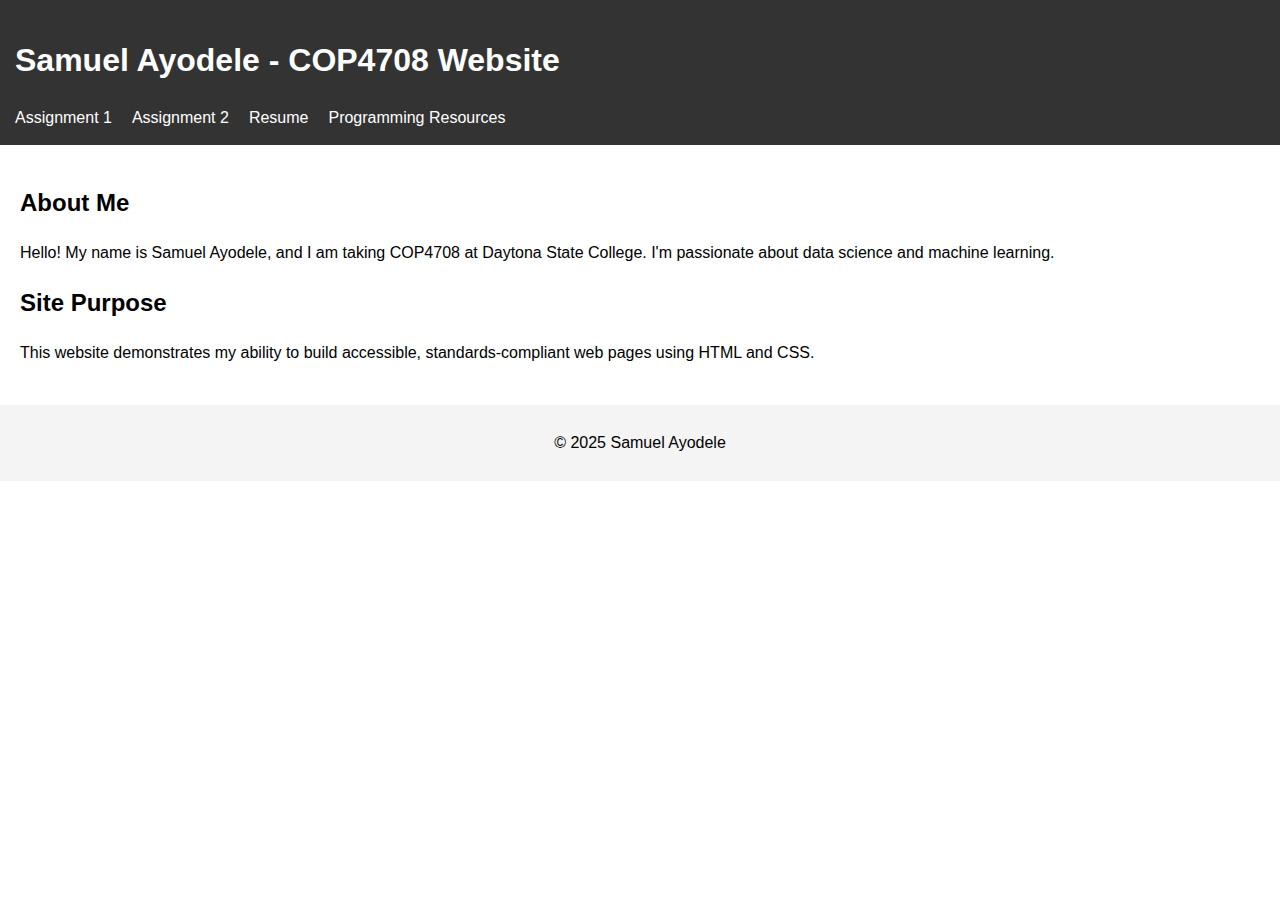
<file: index.html>
<!DOCTYPE html>
<html lang="en">
<head>
  <meta charset="UTF-8">
  <meta name="viewport" content="width=device-width, initial-scale=1.0">
  <title>Samuel Ayodele - COP4708 Website</title>
  <link rel="stylesheet" href="style.css">
</head>
<body>
  <header>
    <h1>Samuel Ayodele - COP4708 Website</h1>
    <nav>
      <ul>
        <li><a href="assignment1.html">Assignment 1</a></li>
        <li><a href="assignment2.html">Assignment 2</a></li>
        <li><a href="resume.html">Resume</a></li>
        <li><a href="https://www.w3schools.com">Programming Resources</a></li>
      </ul>
    </nav>
  </header>

  <main>
    <section>
      <h2>About Me</h2>
      <p>Hello! My name is Samuel Ayodele, and I am taking COP4708 at Daytona State College. I'm passionate about data science and machine learning.</p>
    </section>

    <section>
      <h2>Site Purpose</h2>
      <p>This website demonstrates my ability to build accessible, standards-compliant web pages using HTML and CSS.</p>
    </section>
  </main>

  <footer>
    <p>&copy; 2025 Samuel Ayodele</p>
  </footer>
</body>
</html>
</file>
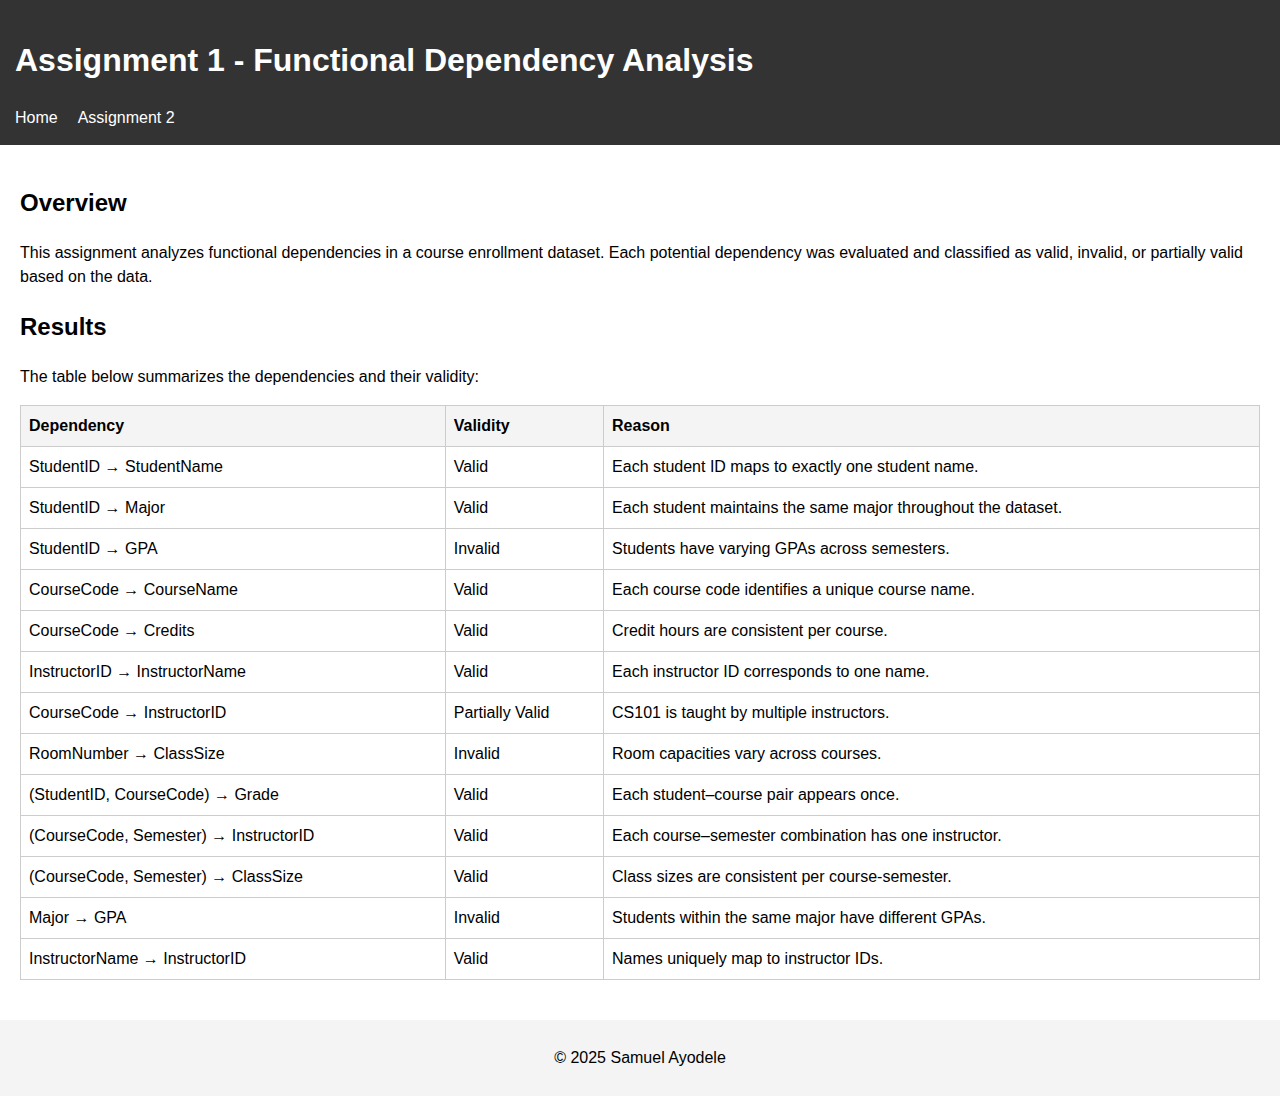
<file: assignment1.html>
<!DOCTYPE html>
<html lang="en">
<head>
  <meta charset="UTF-8">
  <meta name="viewport" content="width=device-width, initial-scale=1.0">
  <title>Assignment 1 - Functional Dependency Analysis</title>
  <link rel="stylesheet" href="style.css">
</head>
<body>
  <header>
    <h1>Assignment 1 - Functional Dependency Analysis</h1>
    <nav>
      <ul>
        <li><a href="index.html">Home</a></li>
        <li><a href="assignment2.html">Assignment 2</a></li>
      </ul>
    </nav>
  </header>
  <main>
    <section>
      <h2>Overview</h2>
      <p>This assignment analyzes functional dependencies in a course enrollment dataset. Each potential dependency was evaluated and classified as valid, invalid, or partially valid based on the data.</p>
    </section>
    <section>
      <h2>Results</h2>
      <p>The table below summarizes the dependencies and their validity:</p>
      <table>
        <thead>
          <tr>
            <th>Dependency</th>
            <th>Validity</th>
            <th>Reason</th>
          </tr>
        </thead>
        <tbody>
          <tr><td>StudentID → StudentName</td><td>Valid</td><td>Each student ID maps to exactly one student name.</td></tr>
          <tr><td>StudentID → Major</td><td>Valid</td><td>Each student maintains the same major throughout the dataset.</td></tr>
          <tr><td>StudentID → GPA</td><td>Invalid</td><td>Students have varying GPAs across semesters.</td></tr>
          <tr><td>CourseCode → CourseName</td><td>Valid</td><td>Each course code identifies a unique course name.</td></tr>
          <tr><td>CourseCode → Credits</td><td>Valid</td><td>Credit hours are consistent per course.</td></tr>
          <tr><td>InstructorID → InstructorName</td><td>Valid</td><td>Each instructor ID corresponds to one name.</td></tr>
          <tr><td>CourseCode → InstructorID</td><td>Partially Valid</td><td>CS101 is taught by multiple instructors.</td></tr>
          <tr><td>RoomNumber → ClassSize</td><td>Invalid</td><td>Room capacities vary across courses.</td></tr>
          <tr><td>(StudentID, CourseCode) → Grade</td><td>Valid</td><td>Each student–course pair appears once.</td></tr>
          <tr><td>(CourseCode, Semester) → InstructorID</td><td>Valid</td><td>Each course–semester combination has one instructor.</td></tr>
          <tr><td>(CourseCode, Semester) → ClassSize</td><td>Valid</td><td>Class sizes are consistent per course-semester.</td></tr>
          <tr><td>Major → GPA</td><td>Invalid</td><td>Students within the same major have different GPAs.</td></tr>
          <tr><td>InstructorName → InstructorID</td><td>Valid</td><td>Names uniquely map to instructor IDs.</td></tr>
        </tbody>
      </table>
    </section>
  </main>
  <footer>
    <p>&copy; 2025 Samuel Ayodele</p>
  </footer>
</body>
</html>
</file>
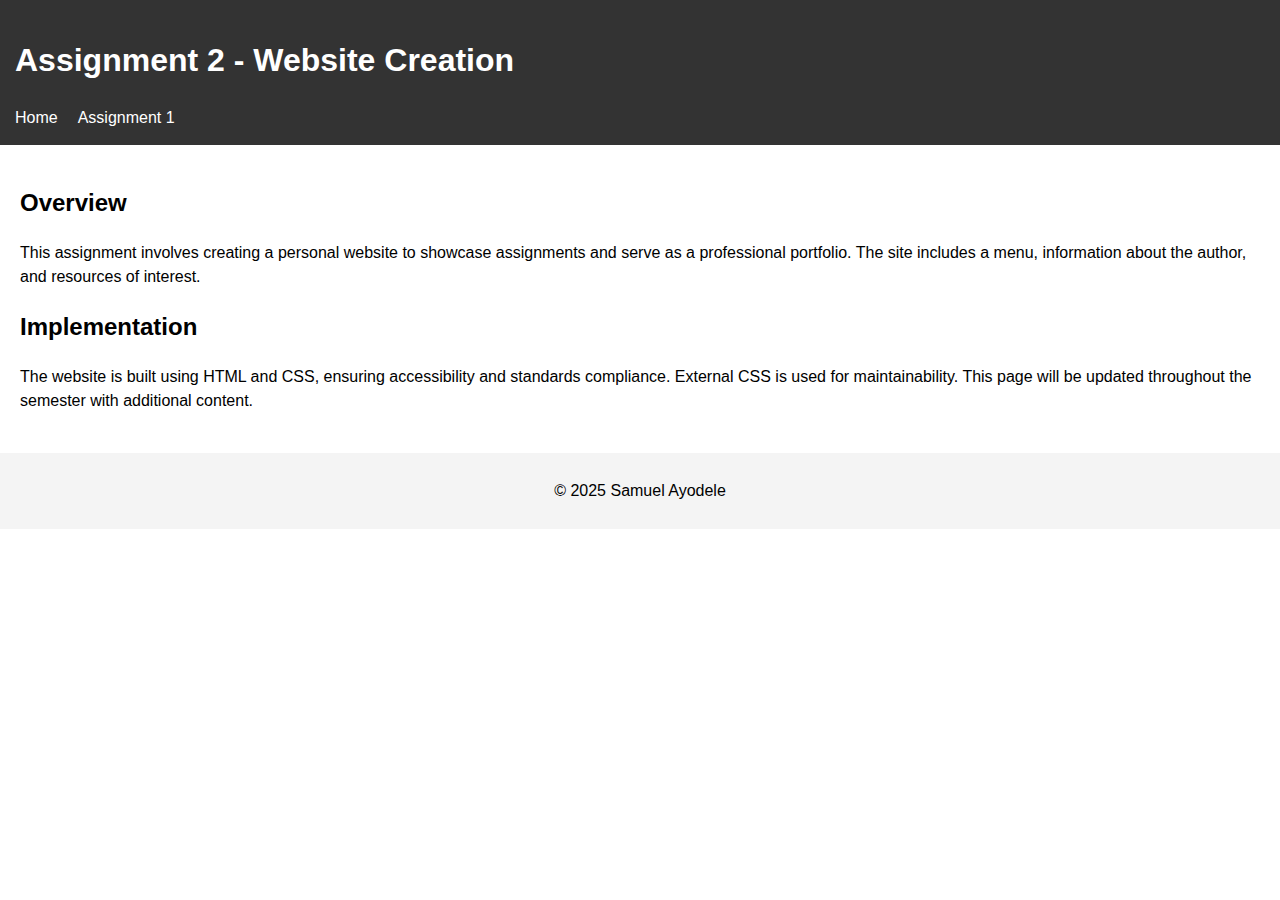
<file: assignment2.html>
<!DOCTYPE html>
<html lang="en">
<head>
  <meta charset="UTF-8">
  <meta name="viewport" content="width=device-width, initial-scale=1.0">
  <title>Assignment 2 - Website Creation</title>
  <link rel="stylesheet" href="style.css">
</head>
<body>
  <header>
    <h1>Assignment 2 - Website Creation</h1>
    <nav>
      <ul>
        <li><a href="index.html">Home</a></li>
        <li><a href="assignment1.html">Assignment 1</a></li>
      </ul>
    </nav>
  </header>
  <main>
    <section>
      <h2>Overview</h2>
      <p>This assignment involves creating a personal website to showcase assignments and serve as a professional portfolio. The site includes a menu, information about the author, and resources of interest.</p>
    </section>
    <section>
      <h2>Implementation</h2>
      <p>The website is built using HTML and CSS, ensuring accessibility and standards compliance. External CSS is used for maintainability. This page will be updated throughout the semester with additional content.</p>
    </section>
  </main>
  <footer>
    <p>&copy; 2025 Samuel Ayodele</p>
  </footer>
</body>
</html>
</file>
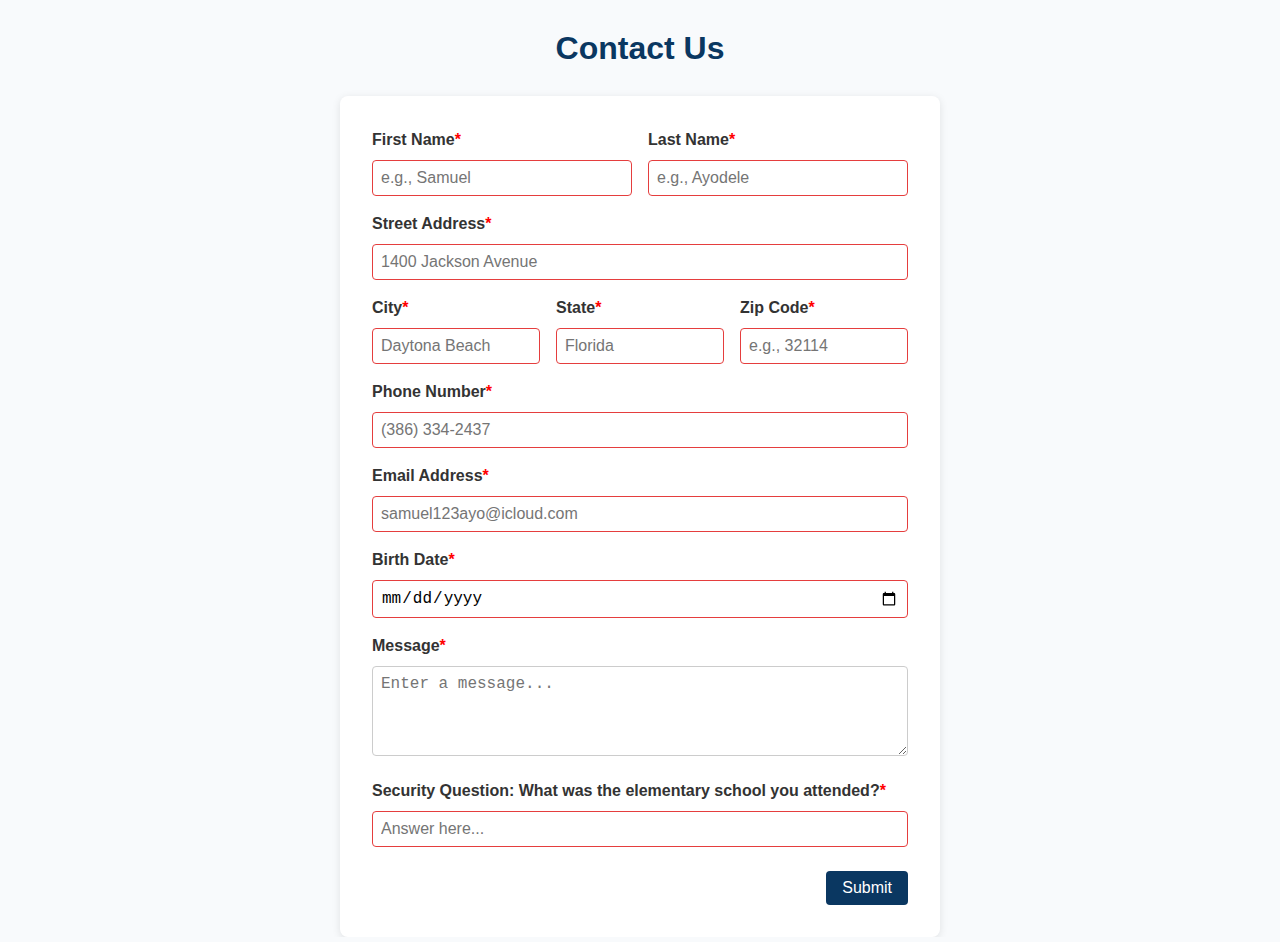
<file: assignment3.html>
<!DOCTYPE html>
<!--
  Assignment 3 – HTML5 & JavaScript Form

  This page contains an interactive form that collects information
  from the user, validates each field and displays a confirmation
  view before sending the data via a mailto action.  The form fields
  include name, address, phone number, email, birth date, a free‑form
  message and a simple security question.  The interface is styled
  to be pleasant to use and responsive on small screens.  All
  validation is performed client‑side using HTML5 attributes and
  JavaScript.
-->
<html lang="en">
  <head>
    <meta charset="UTF-8" />
    <meta name="viewport" content="width=device-width, initial-scale=1.0" />
    <title>Contact Form – Assignment 3</title>
    <style>
      /* Base reset and typography */
      *, *::before, *::after {
        box-sizing: border-box;
      }

      body {
        margin: 0;
        padding: 0;
        font-family: Arial, Helvetica, sans-serif;
        background: #f8fafc;
        color: #333;
        line-height: 1.5;
      }

      h1 {
        text-align: center;
        margin: 1.5rem 0;
        color: #0a3761;
      }

      /* Container for the form */
      .form-container {
        max-width: 600px;
        margin: 0 auto;
        background: #ffffff;
        border-radius: 8px;
        box-shadow: 0 2px 8px rgba(0, 0, 0, 0.1);
        padding: 2rem;
      }

      .form-group {
        margin-bottom: 1rem;
      }

      .form-group label {
        display: block;
        margin-bottom: 0.5rem;
        font-weight: bold;
      }

      .form-group input,
      .form-group textarea,
      .form-group select {
        width: 100%;
        padding: 0.5rem;
        border: 1px solid #ccc;
        border-radius: 4px;
        font-size: 1rem;
      }

      .form-group input:invalid {
        border-color: #e53e3e;
      }

      .form-group input:valid {
        border-color: #38a169;
      }

      .inline-fields {
        display: flex;
        gap: 1rem;
      }

      .inline-fields .form-group {
        flex: 1;
      }

      .actions {
        text-align: right;
        margin-top: 1.5rem;
      }

      .actions button {
        background: #0a3761;
        color: #ffffff;
        border: none;
        border-radius: 4px;
        padding: 0.5rem 1rem;
        font-size: 1rem;
        cursor: pointer;
        transition: background 0.2s ease;
      }

      .actions button:hover {
        background: #0f4a86;
      }

      .confirmation {
        display: none;
        max-width: 600px;
        margin: 0 auto;
        background: #ffffff;
        border-radius: 8px;
        box-shadow: 0 2px 8px rgba(0, 0, 0, 0.1);
        padding: 2rem;
      }

      .confirmation h2 {
        margin-top: 0;
        color: #0a3761;
      }

      .confirmation ul {
        list-style: none;
        padding: 0;
      }

      .confirmation li {
        margin-bottom: 0.5rem;
      }

      .confirmation .actions {
        text-align: right;
      }

      @media (max-width: 480px) {
        .inline-fields {
          flex-direction: column;
        }
      }
    </style>
  </head>
  <body>
    <h1>Contact Us</h1>
    <!-- Form container -->
    <div class="form-container" id="form-view">
      <form id="contact-form" novalidate>
        <!-- Name fields -->
        <div class="inline-fields">
          <div class="form-group">
            <label for="first-name">First Name<span aria-hidden="true" style="color: red">*</span></label>
            <input
              type="text"
              id="first-name"
              name="firstName"
              pattern="\s*\S.*"
              required
              placeholder="e.g., Samuel"
            />
          </div>
          <div class="form-group">
            <label for="last-name">Last Name<span aria-hidden="true" style="color: red">*</span></label>
            <input
              type="text"
              id="last-name"
              name="lastName"
              pattern="\s*\S.*"
              required
              placeholder="e.g., Ayodele"
            />
          </div>
        </div>

        <!-- Address fields -->
        <div class="form-group">
          <label for="address">Street Address<span aria-hidden="true" style="color: red">*</span></label>
          <input
            type="text"
            id="address"
            name="address"
            pattern="\s*\S.*"
            required
            placeholder="1400 Jackson Avenue"
          />
        </div>
        <div class="inline-fields">
          <div class="form-group">
            <label for="city">City<span aria-hidden="true" style="color: red">*</span></label>
            <input
              type="text"
              id="city"
              name="city"
              pattern="\s*\S.*"
              required
              placeholder="Daytona Beach"
            />
          </div>
          <div class="form-group">
            <label for="state">State<span aria-hidden="true" style="color: red">*</span></label>
            <input
              type="text"
              id="state"
              name="state"
              pattern="\s*\S.*"
              required
              placeholder="Florida"
            />
          </div>
          <div class="form-group">
            <label for="zip">Zip Code<span aria-hidden="true" style="color: red">*</span></label>
            <input
              type="text"
              id="zip"
              name="zip"
              pattern="\d{5}(-\d{4})?"
              required
              placeholder="e.g., 32114"
            />
          </div>
        </div>

        <!-- Phone -->
        <div class="form-group">
          <label for="phone">Phone Number<span aria-hidden="true" style="color: red">*</span></label>
          <input
            type="tel"
            id="phone"
            name="phone"
            pattern="\(\d{3}\) \d{3}-\d{4}"
            required
            placeholder="(386) 334-2437"
          />
        </div>

        <!-- Email -->
        <div class="form-group">
          <label for="email">Email Address<span aria-hidden="true" style="color: red">*</span></label>
          <input
            type="email"
            id="email"
            name="email"
            required
            placeholder="samuel123ayo@icloud.com"
          />
        </div>

        <!-- Birthdate -->
        <div class="form-group">
          <label for="birthdate">Birth Date<span aria-hidden="true" style="color: red">*</span></label>
          <input
            type="date"
            id="birthdate"
            name="birthdate"
            required
          />
        </div>

        <!-- Message -->
        <div class="form-group">
          <label for="message">Message<span aria-hidden="true" style="color: red">*</span></label>
          <textarea
            id="message"
            name="message"
            rows="4"
            required
            placeholder="Enter a message..."
          ></textarea>
        </div>

        <!-- Security question -->
        <div class="form-group">
          <label for="security">Security Question: What was the elementary school you attended?<span aria-hidden="true" style="color: red">*</span></label>
          <input
            type="text"
            id="security"
            name="security"
            required
            placeholder="Answer here..."
          />
        </div>

        <div class="actions">
          <button type="submit">Submit</button>
        </div>
      </form>
    </div>

    <!-- Confirmation view -->
    <div class="confirmation" id="confirmation-view">
      <h2>Please Confirm Your Details</h2>
      <ul id="confirmation-list"></ul>
      <div class="actions">
        <button id="edit-btn" type="button">Edit</button>
        <button id="send-btn" type="button">Send</button>
      </div>
    </div>

    <script>
      // Set maximum date for birthdate to today (no future birthdays)
      document.addEventListener('DOMContentLoaded', () => {
        const birthdateInput = document.getElementById('birthdate');
        const today = new Date().toISOString().split('T')[0];
        birthdateInput.max = today;
      });

      // Apply a phone number mask on input
      const phoneInput = document.getElementById('phone');
      phoneInput.addEventListener('input', (e) => {
        let digits = e.target.value.replace(/\D/g, '');
        // Limit to 10 digits
        digits = digits.substring(0, 10);
        let formatted = '';
        if (digits.length > 0) {
          formatted += '(' + digits.substring(0, Math.min(3, digits.length));
        }
        if (digits.length >= 4) {
          formatted += ') ' + digits.substring(3, Math.min(6, digits.length));
        }
        if (digits.length >= 7) {
          formatted += '-' + digits.substring(6, 10);
        }
        e.target.value = formatted;
      });

      // Reference to form and confirmation elements
      const form = document.getElementById('contact-form');
      const formView = document.getElementById('form-view');
      const confirmationView = document.getElementById('confirmation-view');
      const confirmationList = document.getElementById('confirmation-list');
      const editBtn = document.getElementById('edit-btn');
      const sendBtn = document.getElementById('send-btn');

      // On form submit – show confirmation view instead of sending immediately
      form.addEventListener('submit', function (e) {
        e.preventDefault();
        // Ensure built-in HTML validation passes
        if (!form.checkValidity()) {
          form.reportValidity();
          return;
        }
        // Build list of submitted values
        const data = new FormData(form);
        const entries = Object.fromEntries(data.entries());
        // Simple security question validation
        const expectedAnswer = 'adams elementary';
        if (entries.security.trim().toLowerCase() !== expectedAnswer) {
          alert('Security answer is incorrect. Please try again.');
          return;
        }
        // Populate confirmation list
        confirmationList.innerHTML = '';
        const prettyLabels = {
          firstName: 'First Name',
          lastName: 'Last Name',
          address: 'Street Address',
          city: 'City',
          state: 'State',
          zip: 'Zip Code',
          phone: 'Phone Number',
          email: 'Email Address',
          birthdate: 'Birth Date',
          message: 'Message',
          security: 'Security Answer'
        };
        for (const key in entries) {
          const li = document.createElement('li');
          const label = prettyLabels[key] || key;
          let value = entries[key];
          if (key === 'birthdate' && value) {
            const dateObj = new Date(value);
            value = dateObj.toLocaleDateString('en-US', {
              year: 'numeric',
              month: 'long',
              day: 'numeric'
            });
          }
          li.textContent = `${label}: ${value}`;
          confirmationList.appendChild(li);
        }
        // Show confirmation view and hide form view
        formView.style.display = 'none';
        confirmationView.style.display = 'block';
      });

      // Edit button returns user to the form
      editBtn.addEventListener('click', () => {
        confirmationView.style.display = 'none';
        formView.style.display = 'block';
      });

      // Send button – change action to mailto and submit
      sendBtn.addEventListener('click', () => {
        // Set mailto action; adjust email as needed
        const recipient = 'samuel123ayo@icloud.com';
        form.setAttribute('action', `mailto:${recipient}`);
        form.setAttribute('method', 'POST');
        form.setAttribute('enctype', 'text/plain');
        // Use hidden field to include security answer in mail
        form.submit();
        // Optionally show a thank you message or reset form after send
        confirmationView.innerHTML = '<h2>Thank you! Your message has been sent.</h2>';
      });
    </script>
  </body>
</html>
</file>
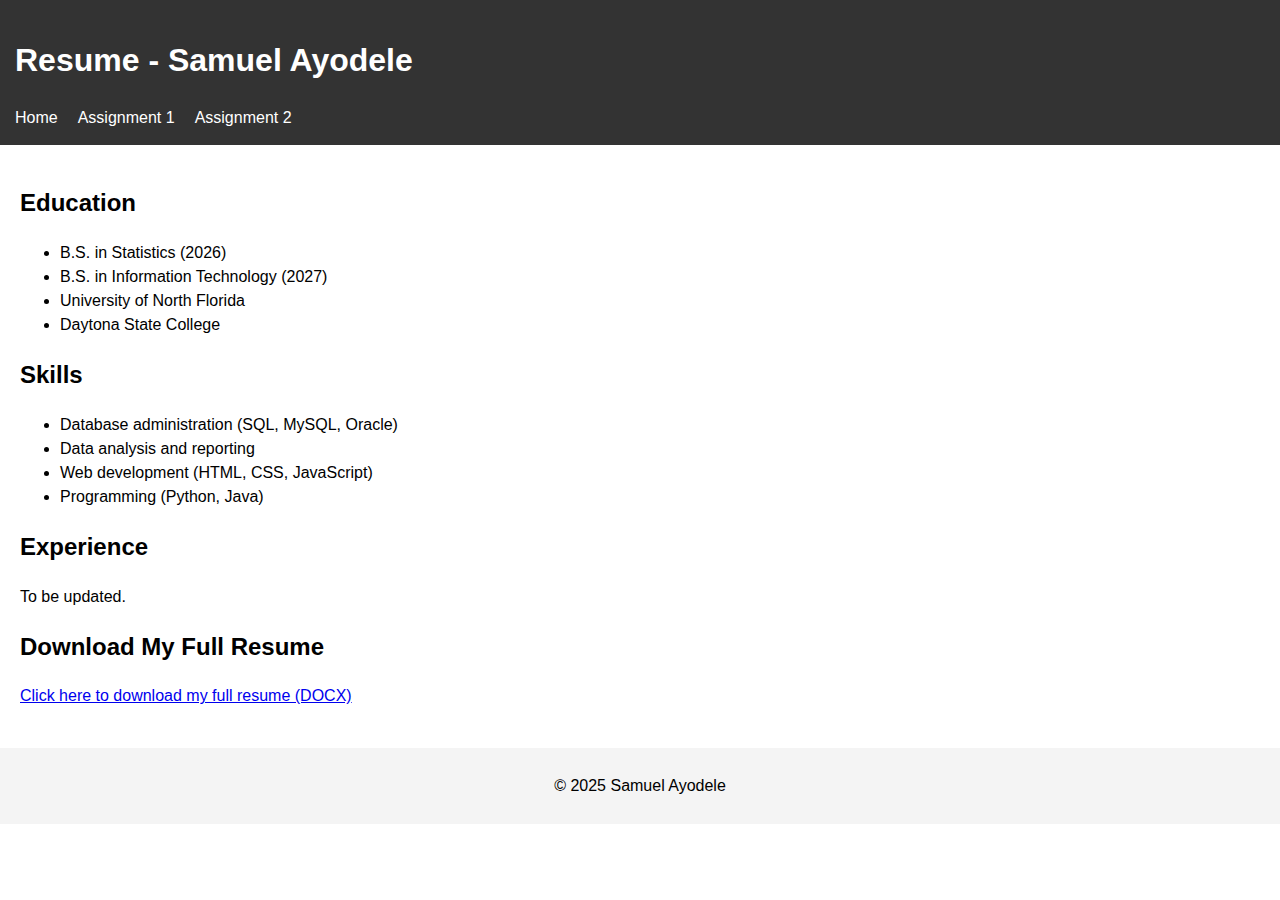
<file: resume.html>
<!DOCTYPE html>
<html lang="en">
<head>
  <meta charset="UTF-8">
  <meta name="viewport" content="width=device-width, initial-scale=1.0">
  <title>Resume - Samuel Ayodele</title>
  <link rel="stylesheet" href="style.css">
</head>
<body>
  <header>
    <h1>Resume - Samuel Ayodele</h1>
    <nav>
      <ul>
        <li><a href="index.html">Home</a></li>
        <li><a href="assignment1.html">Assignment 1</a></li>
        <li><a href="assignment2.html">Assignment 2</a></li>
      </ul>
    </nav>
  </header>
  <main>
    <section>
      <h2>Education</h2>
   <ul>
        <li>B.S. in Statistics (2026)</li>
        <li>B.S. in Information Technology (2027)</li>
        <li>University of North Florida</li>
        <li>Daytona State College</li>
     </ul>
    </section>
    <section>
      <h2>Skills</h2>
      <ul>
        <li>Database administration (SQL, MySQL, Oracle)</li>
        <li>Data analysis and reporting</li>
        <li>Web development (HTML, CSS, JavaScript)</li>
        <li>Programming (Python, Java)</li>
      </ul>
    </section>
    <section>
      <h2>Experience</h2>
      <p>To be updated.</p>
    </section>
    <section>
      <h2>Download My Full Resume</h2>
      <p><a href="SamuelAyodeleResume!!!.docx" download>Click here to download my full resume (DOCX)</a></p>
    </section>
  </main>
  <footer>
    <p>&copy; 2025 Samuel Ayodele</p>
  </footer>
</body>
</html>
</file>
<file: style.css>
body {
  font-family: Arial, sans-serif;
  margin: 0;
  padding: 0;
  line-height: 1.5;
}
header {
  background-color: #333;
  color: white;
  padding: 15px;
}
nav ul {
  list-style-type: none;
  margin: 0;
  padding: 0;
  display: flex;
  gap: 20px;
}
nav a {
  color: white;
  text-decoration: none;
}
main {
  padding: 20px;
}
section {
  margin-bottom: 20px;
}
table {
  width: 100%;
  border-collapse: collapse;
}
th, td {
  border: 1px solid #ccc;
  padding: 8px;
  text-align: left;
}
thead {
  background-color: #f4f4f4;
}
footer {
  background-color: #f4f4f4;
  text-align: center;
  padding: 10px;
}
</file>
